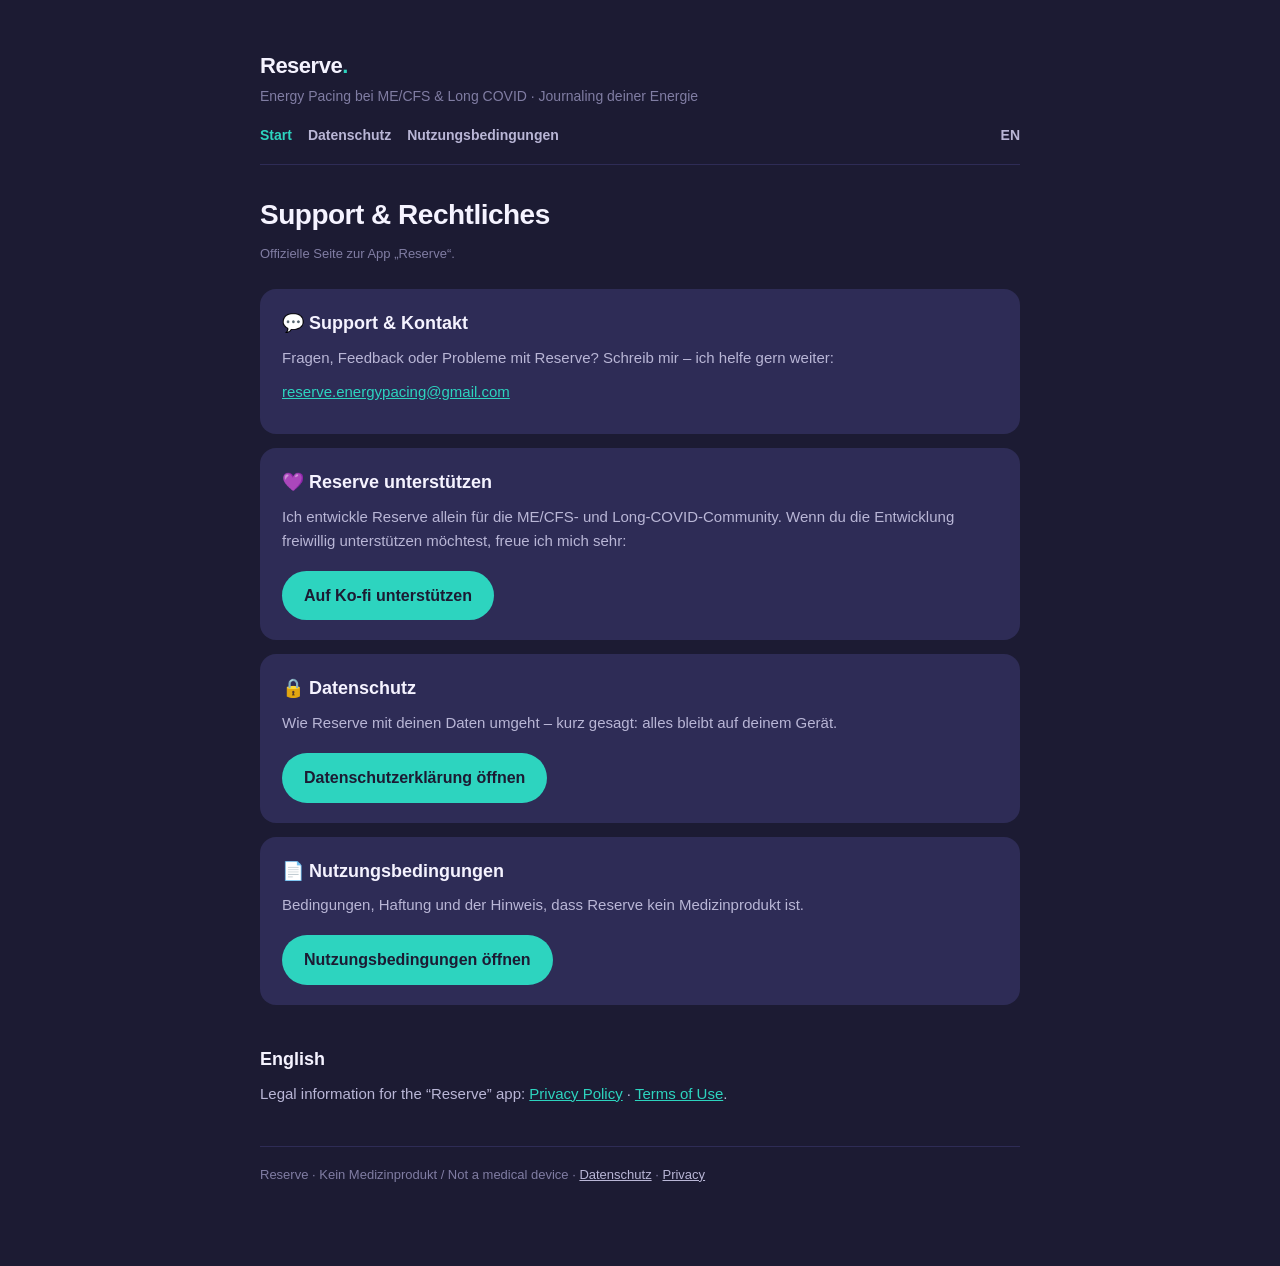
<file: index.html>
<!DOCTYPE html>
<html lang="de">
<head>
<meta charset="UTF-8">
<meta name="viewport" content="width=device-width, initial-scale=1.0">
<title>Reserve – Rechtliches</title>
<link rel="stylesheet" href="style.css">
</head>
<body>
<div class="wrap">
  <header>
    <div class="logo">Reserve<span>.</span></div>
    <div class="tagline">Energy Pacing bei ME/CFS &amp; Long COVID · Journaling deiner Energie</div>
    <nav>
      <a href="index.html" class="active">Start</a>
      <a href="datenschutz.html">Datenschutz</a>
      <a href="nutzungsbedingungen.html">Nutzungsbedingungen</a>
      <span class="lang"><a href="#en">EN</a></span>
    </nav>
  </header>

  <h1>Support &amp; Rechtliches</h1>
  <p class="meta">Offizielle Seite zur App „Reserve“.</p>

  <div class="card">
    <h2>💬 Support &amp; Kontakt</h2>
    <p>Fragen, Feedback oder Probleme mit Reserve? Schreib mir – ich helfe gern weiter:</p>
    <p><a href="mailto:reserve.energypacing@gmail.com">reserve.energypacing@gmail.com</a></p>
  </div>
  <div class="card">
    <h2>💜 Reserve unterstützen</h2>
    <p>Ich entwickle Reserve allein für die ME/CFS- und Long-COVID-Community. Wenn du die Entwicklung freiwillig unterstützen möchtest, freue ich mich sehr:</p>
    <a class="btn" href="https://ko-fi.com/reserveenergypacing">Auf Ko-fi unterstützen</a>
  </div>
  <div class="card">
    <h2>🔒 Datenschutz</h2>
    <p>Wie Reserve mit deinen Daten umgeht – kurz gesagt: alles bleibt auf deinem Gerät.</p>
    <a class="btn" href="datenschutz.html">Datenschutzerklärung öffnen</a>
  </div>
  <div class="card">
    <h2>📄 Nutzungsbedingungen</h2>
    <p>Bedingungen, Haftung und der Hinweis, dass Reserve kein Medizinprodukt ist.</p>
    <a class="btn" href="nutzungsbedingungen.html">Nutzungsbedingungen öffnen</a>
  </div>

  <h2 id="en" style="margin-top:40px">English</h2>
  <p>Legal information for the “Reserve” app:
     <a href="privacy.html">Privacy Policy</a> ·
     <a href="terms.html">Terms of Use</a>.
  </p>

  <footer>
    Reserve · Kein Medizinprodukt / Not a medical device ·
    <a href="datenschutz.html">Datenschutz</a> · <a href="privacy.html">Privacy</a>
  </footer>
</div>
</body>
</html>
</file>
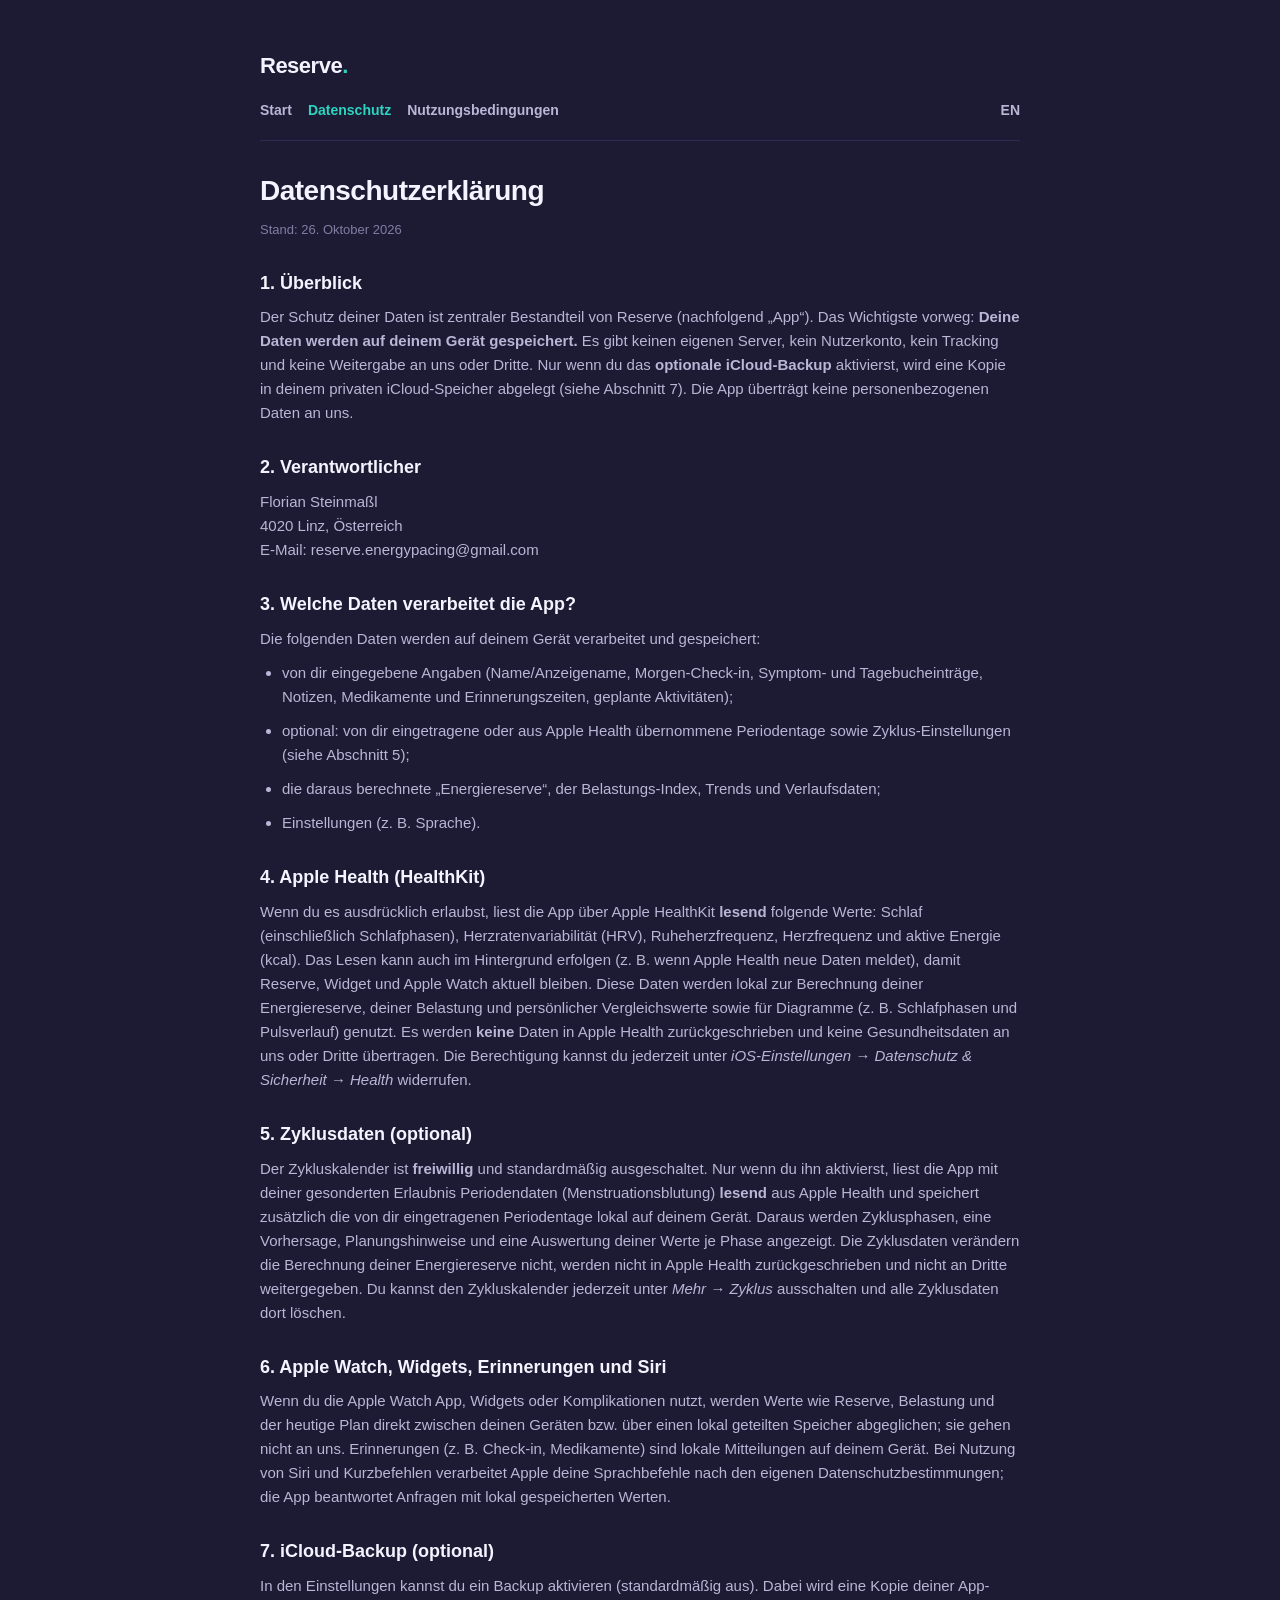
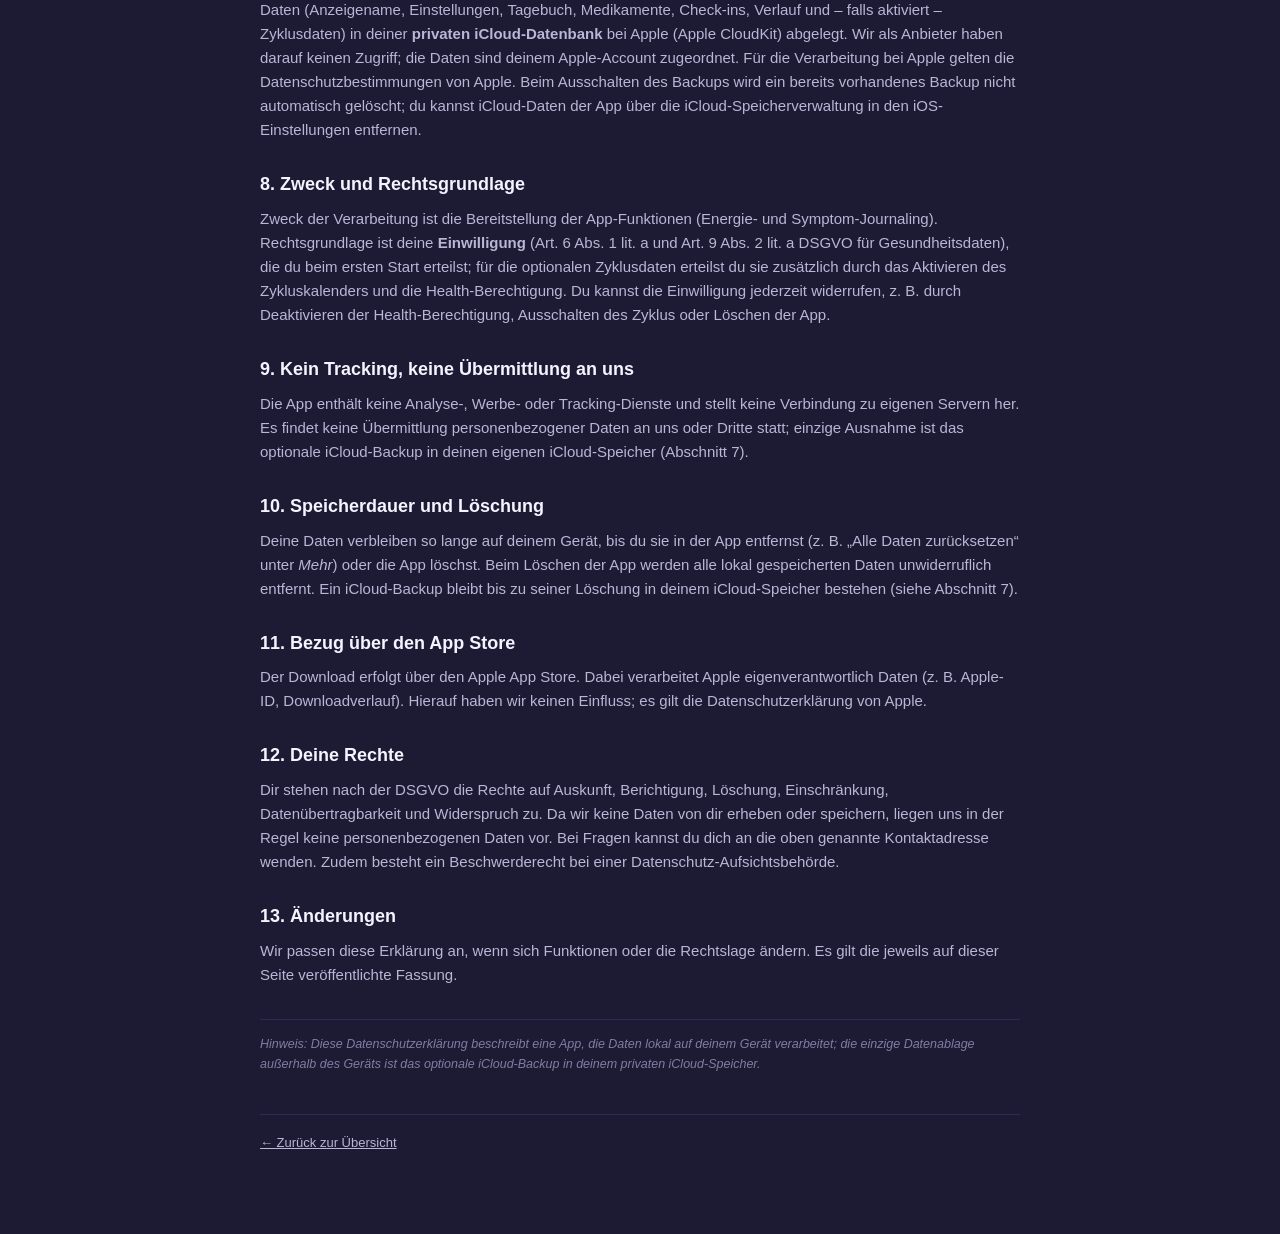
<file: datenschutz.html>
<!DOCTYPE html>
<html lang="de">
<head>
<meta charset="UTF-8">
<meta name="viewport" content="width=device-width, initial-scale=1.0">
<title>Reserve – Datenschutzerklärung</title>
<link rel="stylesheet" href="style.css">
</head>
<body>
<div class="wrap">
  <header>
    <div class="logo">Reserve<span>.</span></div>
    <nav>
      <a href="index.html">Start</a>
      <a href="datenschutz.html" class="active">Datenschutz</a>
      <a href="nutzungsbedingungen.html">Nutzungsbedingungen</a>
      <span class="lang"><a href="privacy.html">EN</a></span>
    </nav>
  </header>

  <h1>Datenschutzerklärung</h1>
  <p class="meta">Stand: 26. Oktober 2026</p>

  <h2>1. Überblick</h2>
  <p>Der Schutz deiner Daten ist zentraler Bestandteil von Reserve (nachfolgend „App“).
     Das Wichtigste vorweg: <strong>Deine Daten werden auf deinem Gerät gespeichert.</strong>
     Es gibt keinen eigenen Server, kein Nutzerkonto, kein Tracking und keine Weitergabe an uns
     oder Dritte. Nur wenn du das <strong>optionale iCloud-Backup</strong> aktivierst, wird eine Kopie
     in deinem privaten iCloud-Speicher abgelegt (siehe Abschnitt 7). Die App überträgt keine
     personenbezogenen Daten an uns.</p>

  <h2>2. Verantwortlicher</h2>
  <p>Florian Steinmaßl<br>4020 Linz, Österreich<br>
     E-Mail: reserve.energypacing@gmail.com</p>

  <h2>3. Welche Daten verarbeitet die App?</h2>
  <p>Die folgenden Daten werden auf deinem Gerät verarbeitet und gespeichert:</p>
  <ul>
    <li>von dir eingegebene Angaben (Name/Anzeigename, Morgen-Check-in, Symptom- und Tagebucheinträge,
        Notizen, Medikamente und Erinnerungszeiten, geplante Aktivitäten);</li>
    <li>optional: von dir eingetragene oder aus Apple Health übernommene Periodentage sowie
        Zyklus-Einstellungen (siehe Abschnitt 5);</li>
    <li>die daraus berechnete „Energiereserve“, der Belastungs-Index, Trends und Verlaufsdaten;</li>
    <li>Einstellungen (z. B. Sprache).</li>
  </ul>

  <h2>4. Apple Health (HealthKit)</h2>
  <p>Wenn du es ausdrücklich erlaubst, liest die App über Apple HealthKit <strong>lesend</strong>
     folgende Werte: Schlaf (einschließlich Schlafphasen), Herzratenvariabilität (HRV), Ruheherzfrequenz,
     Herzfrequenz und aktive Energie (kcal). Das Lesen kann auch im Hintergrund erfolgen (z. B. wenn Apple Health neue Daten meldet), damit Reserve, Widget und Apple Watch aktuell bleiben. Diese Daten werden lokal zur Berechnung deiner Energiereserve, deiner
     Belastung und persönlicher Vergleichswerte sowie für Diagramme (z. B. Schlafphasen und Pulsverlauf)
     genutzt. Es werden <strong>keine</strong> Daten in Apple Health zurückgeschrieben und keine
     Gesundheitsdaten an uns oder Dritte übertragen. Die Berechtigung kannst du jederzeit unter
     <em>iOS-Einstellungen → Datenschutz &amp; Sicherheit → Health</em> widerrufen.</p>

  <h2>5. Zyklusdaten (optional)</h2>
  <p>Der Zykluskalender ist <strong>freiwillig</strong> und standardmäßig ausgeschaltet. Nur wenn du ihn
     aktivierst, liest die App mit deiner gesonderten Erlaubnis Periodendaten (Menstruationsblutung)
     <strong>lesend</strong> aus Apple Health und speichert zusätzlich die von dir eingetragenen
     Periodentage lokal auf deinem Gerät. Daraus werden Zyklusphasen, eine Vorhersage, Planungshinweise
     und eine Auswertung deiner Werte je Phase angezeigt. Die Zyklusdaten verändern die Berechnung
     deiner Energiereserve nicht, werden nicht in Apple Health zurückgeschrieben und nicht an Dritte
     weitergegeben. Du kannst den Zykluskalender jederzeit unter <em>Mehr → Zyklus</em> ausschalten und
     alle Zyklusdaten dort löschen.</p>

  <h2>6. Apple Watch, Widgets, Erinnerungen und Siri</h2>
  <p>Wenn du die Apple Watch App, Widgets oder Komplikationen nutzt, werden Werte wie Reserve, Belastung
     und der heutige Plan direkt zwischen deinen Geräten bzw. über einen lokal geteilten Speicher
     abgeglichen; sie gehen nicht an uns. Erinnerungen (z. B. Check-in, Medikamente) sind lokale
     Mitteilungen auf deinem Gerät. Bei Nutzung von Siri und Kurzbefehlen verarbeitet Apple deine
     Sprachbefehle nach den eigenen Datenschutzbestimmungen; die App beantwortet Anfragen mit lokal
     gespeicherten Werten.</p>

  <h2>7. iCloud-Backup (optional)</h2>
  <p>In den Einstellungen kannst du ein Backup aktivieren (standardmäßig aus). Dabei wird eine Kopie deiner
     App-Daten (Anzeigename, Einstellungen, Tagebuch, Medikamente, Check-ins, Verlauf und – falls
     aktiviert – Zyklusdaten) in deiner <strong>privaten iCloud-Datenbank</strong> bei Apple
     (Apple CloudKit) abgelegt. Wir als Anbieter haben darauf keinen Zugriff; die Daten sind deinem
     Apple-Account zugeordnet. Für die Verarbeitung bei Apple gelten die Datenschutzbestimmungen von
     Apple. Beim Ausschalten des Backups wird ein bereits vorhandenes Backup nicht automatisch gelöscht;
     du kannst iCloud-Daten der App über die iCloud-Speicherverwaltung in den iOS-Einstellungen
     entfernen.</p>

  <h2>8. Zweck und Rechtsgrundlage</h2>
  <p>Zweck der Verarbeitung ist die Bereitstellung der App-Funktionen (Energie- und Symptom-Journaling).
     Rechtsgrundlage ist deine <strong>Einwilligung</strong> (Art. 6 Abs. 1 lit. a und Art. 9 Abs. 2
     lit. a DSGVO für Gesundheitsdaten), die du beim ersten Start erteilst; für die optionalen
     Zyklusdaten erteilst du sie zusätzlich durch das Aktivieren des Zykluskalenders und die
     Health-Berechtigung. Du kannst die Einwilligung jederzeit widerrufen, z. B. durch Deaktivieren der
     Health-Berechtigung, Ausschalten des Zyklus oder Löschen der App.</p>

  <h2>9. Kein Tracking, keine Übermittlung an uns</h2>
  <p>Die App enthält keine Analyse-, Werbe- oder Tracking-Dienste und stellt keine Verbindung zu
     eigenen Servern her. Es findet keine Übermittlung personenbezogener Daten an uns oder Dritte
     statt; einzige Ausnahme ist das optionale iCloud-Backup in deinen eigenen iCloud-Speicher (Abschnitt 7).</p>

  <h2>10. Speicherdauer und Löschung</h2>
  <p>Deine Daten verbleiben so lange auf deinem Gerät, bis du sie in der App entfernst (z. B. „Alle Daten
     zurücksetzen“ unter <em>Mehr</em>) oder die App löschst. Beim Löschen der App werden alle lokal
     gespeicherten Daten unwiderruflich entfernt. Ein iCloud-Backup bleibt bis zu seiner Löschung in
     deinem iCloud-Speicher bestehen (siehe Abschnitt 7).</p>

  <h2>11. Bezug über den App Store</h2>
  <p>Der Download erfolgt über den Apple App Store. Dabei verarbeitet Apple eigenverantwortlich
     Daten (z. B. Apple-ID, Downloadverlauf). Hierauf haben wir keinen Einfluss; es gilt die
     Datenschutzerklärung von Apple.</p>

  <h2>12. Deine Rechte</h2>
  <p>Dir stehen nach der DSGVO die Rechte auf Auskunft, Berichtigung, Löschung, Einschränkung,
     Datenübertragbarkeit und Widerspruch zu. Da wir keine Daten von dir erheben oder speichern,
     liegen uns in der Regel keine personenbezogenen Daten vor. Bei Fragen kannst du dich an die
     oben genannte Kontaktadresse wenden. Zudem besteht ein Beschwerderecht bei einer
     Datenschutz-Aufsichtsbehörde.</p>

  <h2>13. Änderungen</h2>
  <p>Wir passen diese Erklärung an, wenn sich Funktionen oder die Rechtslage ändern. Es gilt die
     jeweils auf dieser Seite veröffentlichte Fassung.</p>

  <p class="note">Hinweis: Diese Datenschutzerklärung beschreibt eine App, die Daten lokal auf deinem Gerät
     verarbeitet; die einzige Datenablage außerhalb des Geräts ist das optionale iCloud-Backup in deinem
     privaten iCloud-Speicher.</p>
  <footer><a href="index.html">← Zurück zur Übersicht</a></footer>
</div>
</body>
</html>
</file>
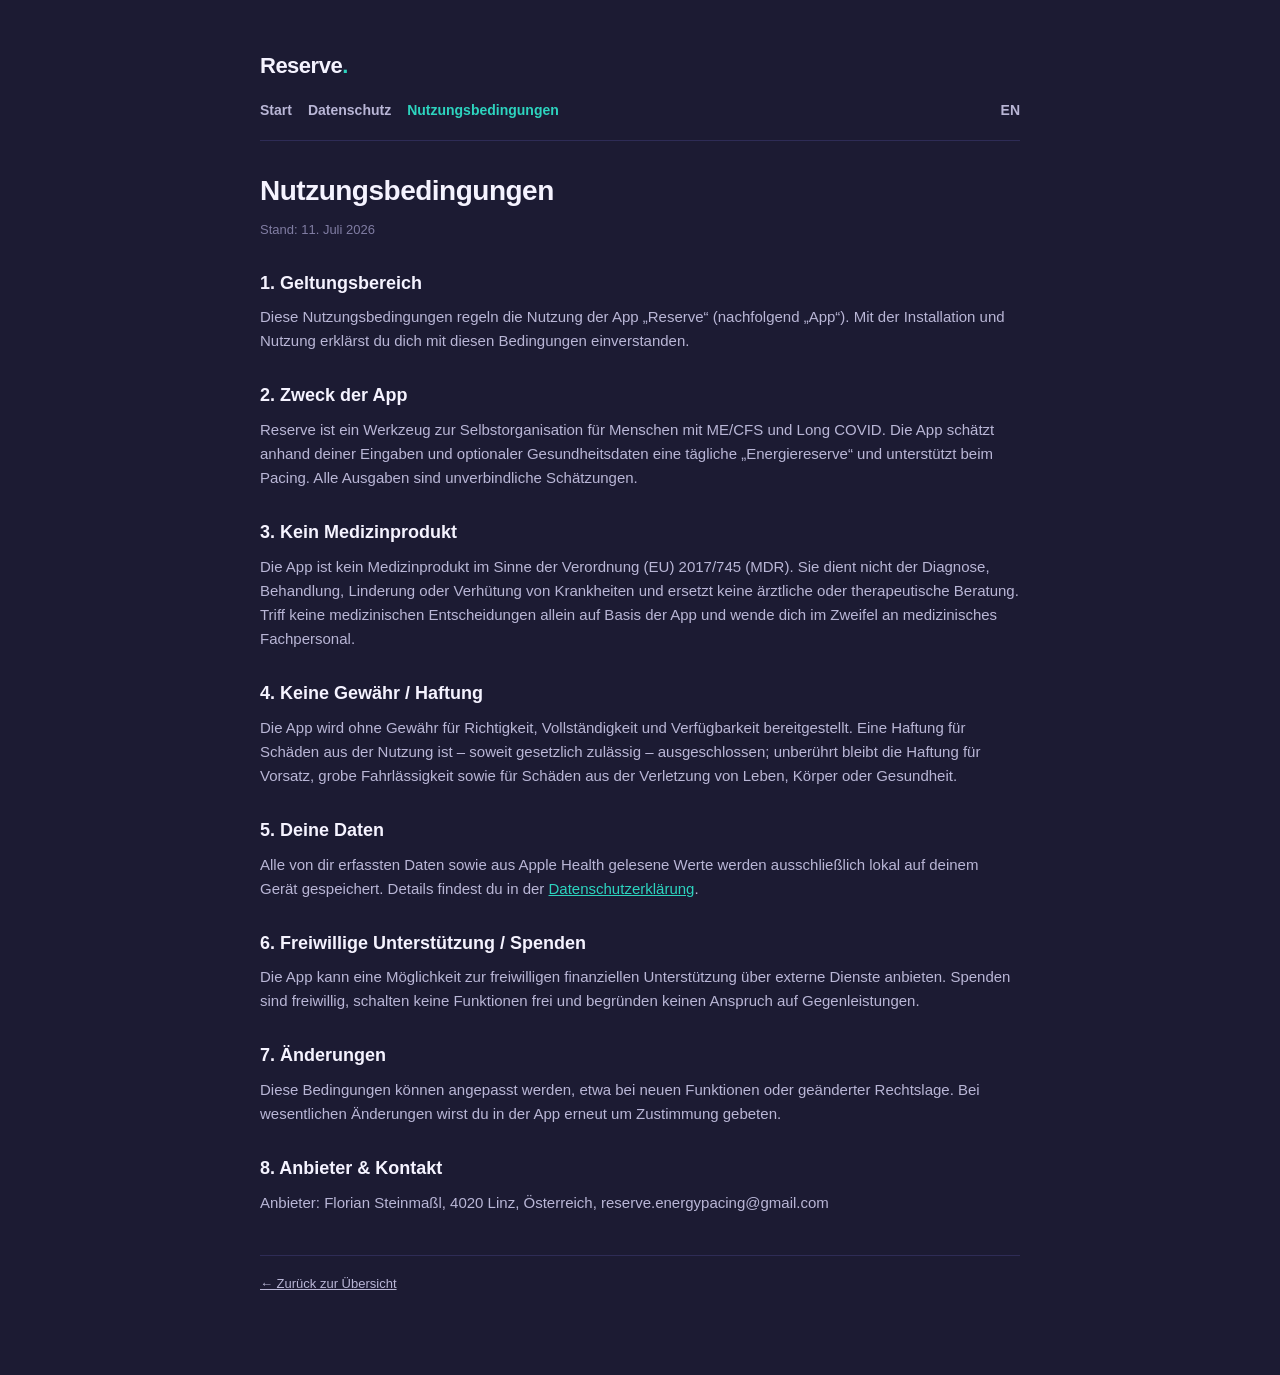
<file: nutzungsbedingungen.html>
<!DOCTYPE html>
<html lang="de">
<head>
<meta charset="UTF-8">
<meta name="viewport" content="width=device-width, initial-scale=1.0">
<title>Reserve – Nutzungsbedingungen</title>
<link rel="stylesheet" href="style.css">
</head>
<body>
<div class="wrap">
  <header>
    <div class="logo">Reserve<span>.</span></div>
    <nav>
      <a href="index.html">Start</a>
      <a href="datenschutz.html">Datenschutz</a>
      <a href="nutzungsbedingungen.html" class="active">Nutzungsbedingungen</a>
      <span class="lang"><a href="terms.html">EN</a></span>
    </nav>
  </header>

  <h1>Nutzungsbedingungen</h1>
  <p class="meta">Stand: 11. Juli 2026</p>

  <h2>1. Geltungsbereich</h2>
  <p>Diese Nutzungsbedingungen regeln die Nutzung der App „Reserve“ (nachfolgend „App“). Mit der
     Installation und Nutzung erklärst du dich mit diesen Bedingungen einverstanden.</p>

  <h2>2. Zweck der App</h2>
  <p>Reserve ist ein Werkzeug zur Selbstorganisation für Menschen mit ME/CFS und Long COVID. Die App
     schätzt anhand deiner Eingaben und optionaler Gesundheitsdaten eine tägliche „Energiereserve“ und
     unterstützt beim Pacing. Alle Ausgaben sind unverbindliche Schätzungen.</p>

  <h2>3. Kein Medizinprodukt</h2>
  <p>Die App ist kein Medizinprodukt im Sinne der Verordnung (EU) 2017/745 (MDR). Sie dient nicht der
     Diagnose, Behandlung, Linderung oder Verhütung von Krankheiten und ersetzt keine ärztliche oder
     therapeutische Beratung. Triff keine medizinischen Entscheidungen allein auf Basis der App und
     wende dich im Zweifel an medizinisches Fachpersonal.</p>

  <h2>4. Keine Gewähr / Haftung</h2>
  <p>Die App wird ohne Gewähr für Richtigkeit, Vollständigkeit und Verfügbarkeit bereitgestellt. Eine
     Haftung für Schäden aus der Nutzung ist – soweit gesetzlich zulässig – ausgeschlossen; unberührt
     bleibt die Haftung für Vorsatz, grobe Fahrlässigkeit sowie für Schäden aus der Verletzung von
     Leben, Körper oder Gesundheit.</p>

  <h2>5. Deine Daten</h2>
  <p>Alle von dir erfassten Daten sowie aus Apple Health gelesene Werte werden ausschließlich lokal auf
     deinem Gerät gespeichert. Details findest du in der
     <a href="datenschutz.html">Datenschutzerklärung</a>.</p>

  <h2>6. Freiwillige Unterstützung / Spenden</h2>
  <p>Die App kann eine Möglichkeit zur freiwilligen finanziellen Unterstützung über externe Dienste
     anbieten. Spenden sind freiwillig, schalten keine Funktionen frei und begründen keinen Anspruch
     auf Gegenleistungen.</p>

  <h2>7. Änderungen</h2>
  <p>Diese Bedingungen können angepasst werden, etwa bei neuen Funktionen oder geänderter Rechtslage.
     Bei wesentlichen Änderungen wirst du in der App erneut um Zustimmung gebeten.</p>

  <h2>8. Anbieter &amp; Kontakt</h2>
  <p>Anbieter: Florian Steinmaßl, 4020 Linz, Österreich, reserve.energypacing@gmail.com</p>

  <footer><a href="index.html">← Zurück zur Übersicht</a></footer>
</div>
</body>
</html>
</file>
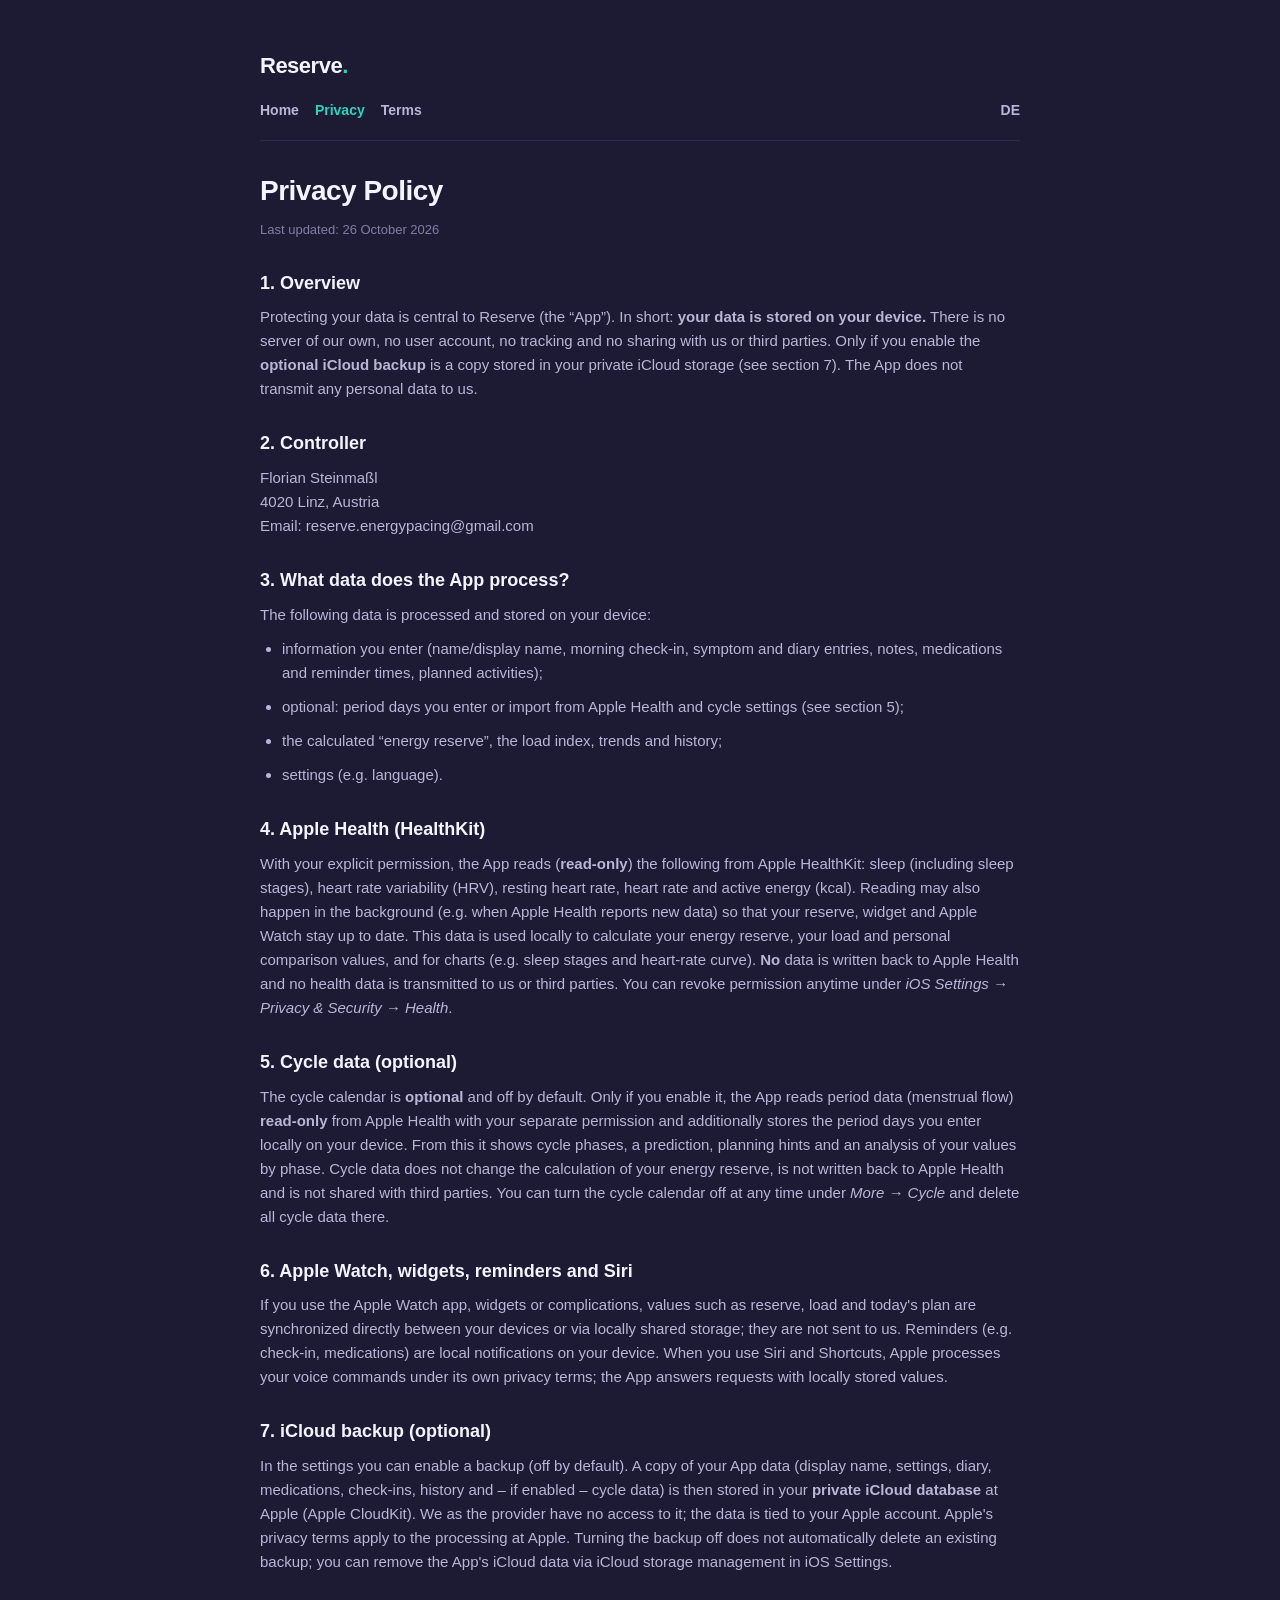
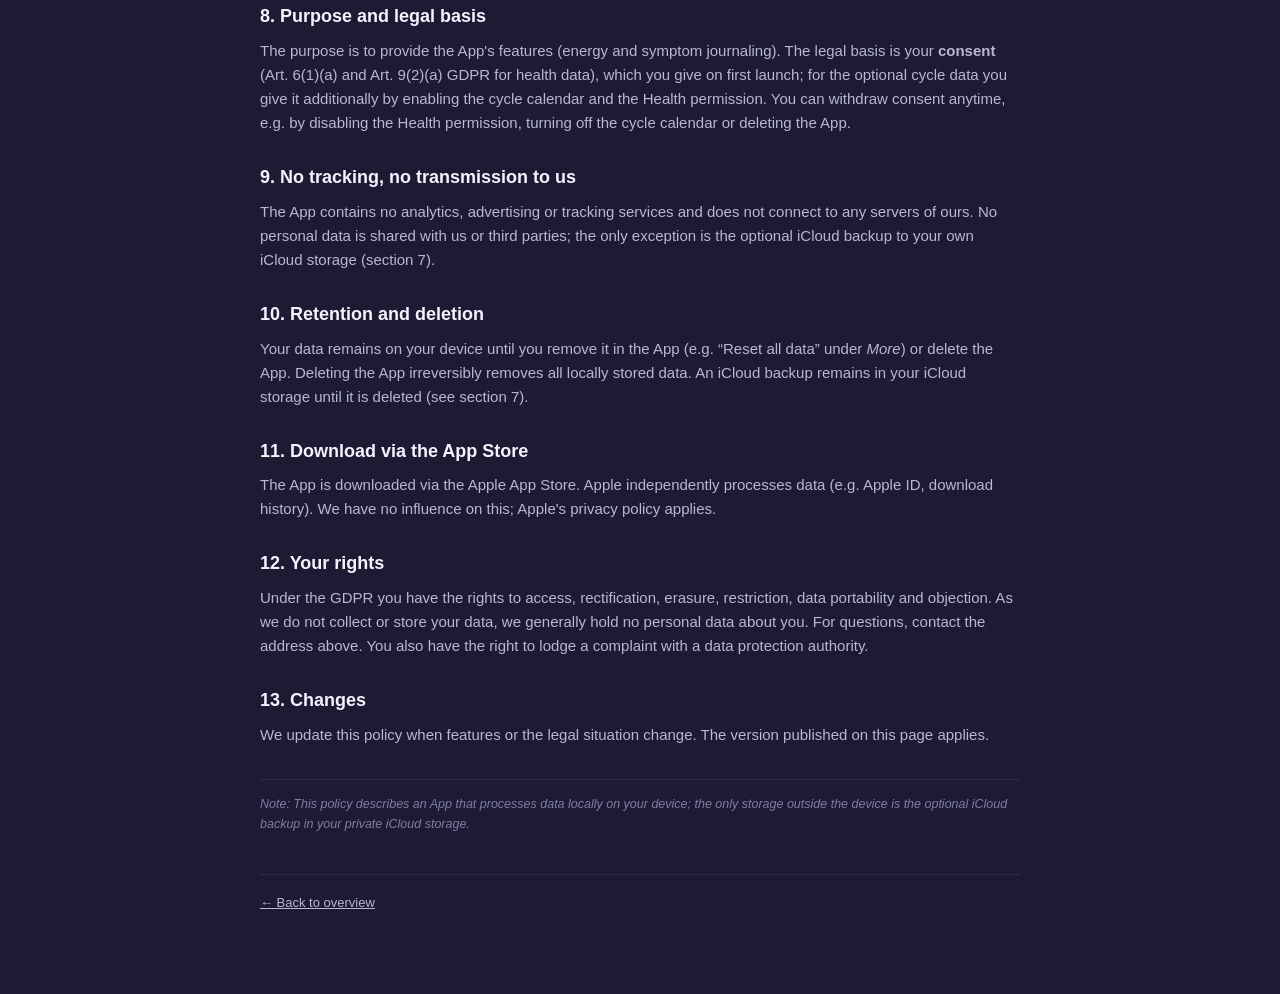
<file: privacy.html>
<!DOCTYPE html>
<html lang="en">
<head>
<meta charset="UTF-8">
<meta name="viewport" content="width=device-width, initial-scale=1.0">
<title>Reserve – Privacy Policy</title>
<link rel="stylesheet" href="style.css">
</head>
<body>
<div class="wrap">
  <header>
    <div class="logo">Reserve<span>.</span></div>
    <nav>
      <a href="index.html">Home</a>
      <a href="privacy.html" class="active">Privacy</a>
      <a href="terms.html">Terms</a>
      <span class="lang"><a href="datenschutz.html">DE</a></span>
    </nav>
  </header>

  <h1>Privacy Policy</h1>
  <p class="meta">Last updated: 26 October 2026</p>

  <h2>1. Overview</h2>
  <p>Protecting your data is central to Reserve (the “App”). In short: <strong>your data is stored on
     your device.</strong> There is no server of our own, no user account, no tracking and no sharing
     with us or third parties. Only if you enable the <strong>optional iCloud backup</strong> is a copy
     stored in your private iCloud storage (see section 7). The App does not transmit any personal data
     to us.</p>

  <h2>2. Controller</h2>
  <p>Florian Steinmaßl<br>4020 Linz, Austria<br>
     Email: reserve.energypacing@gmail.com</p>

  <h2>3. What data does the App process?</h2>
  <p>The following data is processed and stored on your device:</p>
  <ul>
    <li>information you enter (name/display name, morning check-in, symptom and diary entries, notes,
        medications and reminder times, planned activities);</li>
    <li>optional: period days you enter or import from Apple Health and cycle settings (see section 5);</li>
    <li>the calculated “energy reserve”, the load index, trends and history;</li>
    <li>settings (e.g. language).</li>
  </ul>

  <h2>4. Apple Health (HealthKit)</h2>
  <p>With your explicit permission, the App reads (<strong>read-only</strong>) the following from Apple
     HealthKit: sleep (including sleep stages), heart rate variability (HRV), resting heart rate, heart
     rate and active energy (kcal). Reading may also happen in the background (e.g. when Apple Health reports new data) so that your reserve, widget and Apple Watch stay up to date. This data is used locally to calculate your energy reserve, your load and
     personal comparison values, and for charts (e.g. sleep stages and heart-rate curve).
     <strong>No</strong> data is written back to Apple Health and no health data is transmitted to us or
     third parties. You can revoke permission anytime under
     <em>iOS Settings → Privacy &amp; Security → Health</em>.</p>

  <h2>5. Cycle data (optional)</h2>
  <p>The cycle calendar is <strong>optional</strong> and off by default. Only if you enable it, the App
     reads period data (menstrual flow) <strong>read-only</strong> from Apple Health with your separate
     permission and additionally stores the period days you enter locally on your device. From this it
     shows cycle phases, a prediction, planning hints and an analysis of your values by phase. Cycle data
     does not change the calculation of your energy reserve, is not written back to Apple Health and is not
     shared with third parties. You can turn the cycle calendar off at any time under
     <em>More → Cycle</em> and delete all cycle data there.</p>

  <h2>6. Apple Watch, widgets, reminders and Siri</h2>
  <p>If you use the Apple Watch app, widgets or complications, values such as reserve, load and today's
     plan are synchronized directly between your devices or via locally shared storage; they are not sent
     to us. Reminders (e.g. check-in, medications) are local notifications on your device. When you use
     Siri and Shortcuts, Apple processes your voice commands under its own privacy terms; the App answers
     requests with locally stored values.</p>

  <h2>7. iCloud backup (optional)</h2>
  <p>In the settings you can enable a backup (off by default). A copy of your App data (display name,
     settings, diary, medications, check-ins, history and – if enabled – cycle data) is then stored in your
     <strong>private iCloud database</strong> at Apple (Apple CloudKit). We as the provider have no access
     to it; the data is tied to your Apple account. Apple's privacy terms apply to the processing at Apple.
     Turning the backup off does not automatically delete an existing backup; you can remove the App's
     iCloud data via iCloud storage management in iOS Settings.</p>

  <h2>8. Purpose and legal basis</h2>
  <p>The purpose is to provide the App's features (energy and symptom journaling). The legal basis is
     your <strong>consent</strong> (Art. 6(1)(a) and Art. 9(2)(a) GDPR for health data), which you give
     on first launch; for the optional cycle data you give it additionally by enabling the cycle calendar
     and the Health permission. You can withdraw consent anytime, e.g. by disabling the Health permission,
     turning off the cycle calendar or deleting the App.</p>

  <h2>9. No tracking, no transmission to us</h2>
  <p>The App contains no analytics, advertising or tracking services and does not connect to any
     servers of ours. No personal data is shared with us or third parties; the only exception is the
     optional iCloud backup to your own iCloud storage (section 7).</p>

  <h2>10. Retention and deletion</h2>
  <p>Your data remains on your device until you remove it in the App (e.g. “Reset all data” under
     <em>More</em>) or delete the App. Deleting the App irreversibly removes all locally stored data. An
     iCloud backup remains in your iCloud storage until it is deleted (see section 7).</p>

  <h2>11. Download via the App Store</h2>
  <p>The App is downloaded via the Apple App Store. Apple independently processes data (e.g. Apple ID,
     download history). We have no influence on this; Apple's privacy policy applies.</p>

  <h2>12. Your rights</h2>
  <p>Under the GDPR you have the rights to access, rectification, erasure, restriction, data portability
     and objection. As we do not collect or store your data, we generally hold no personal data about
     you. For questions, contact the address above. You also have the right to lodge a complaint with a
     data protection authority.</p>

  <h2>13. Changes</h2>
  <p>We update this policy when features or the legal situation change. The version published on this
     page applies.</p>

  <p class="note">Note: This policy describes an App that processes data locally on your device; the only
     storage outside the device is the optional iCloud backup in your private iCloud storage.</p>
  <footer><a href="index.html">← Back to overview</a></footer>
</div>
</body>
</html>
</file>
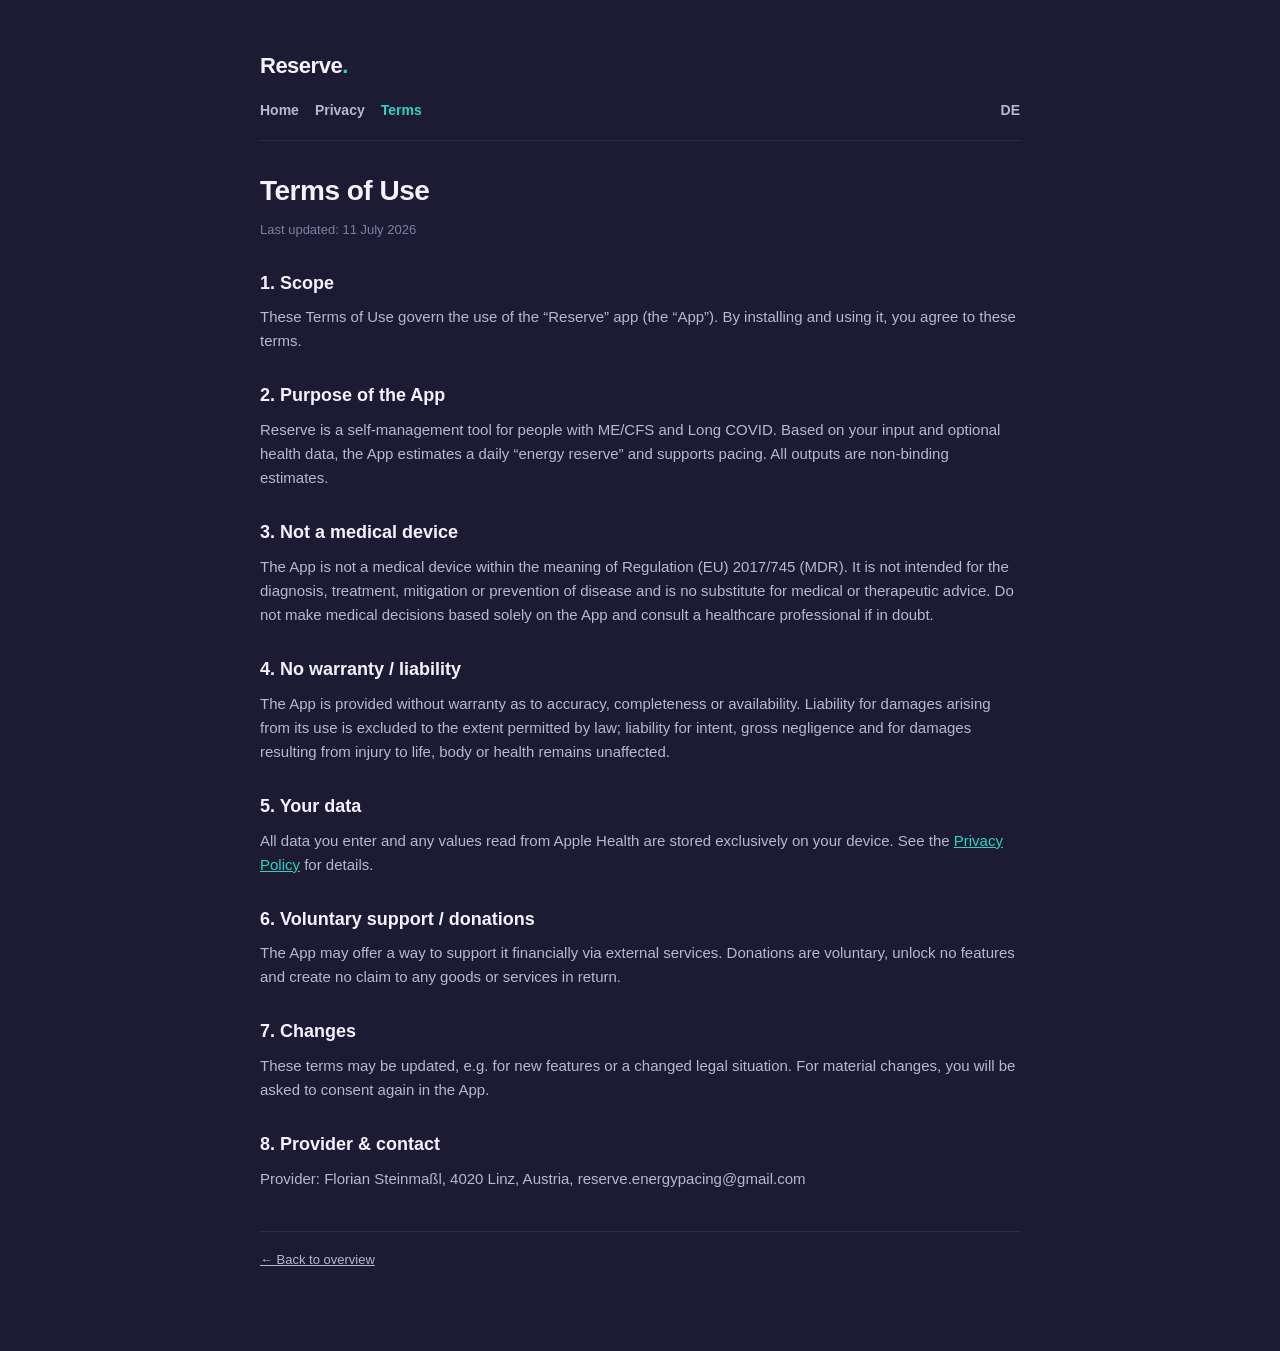
<file: terms.html>
<!DOCTYPE html>
<html lang="en">
<head>
<meta charset="UTF-8">
<meta name="viewport" content="width=device-width, initial-scale=1.0">
<title>Reserve – Terms of Use</title>
<link rel="stylesheet" href="style.css">
</head>
<body>
<div class="wrap">
  <header>
    <div class="logo">Reserve<span>.</span></div>
    <nav>
      <a href="index.html">Home</a>
      <a href="privacy.html">Privacy</a>
      <a href="terms.html" class="active">Terms</a>
      <span class="lang"><a href="nutzungsbedingungen.html">DE</a></span>
    </nav>
  </header>

  <h1>Terms of Use</h1>
  <p class="meta">Last updated: 11 July 2026</p>

  <h2>1. Scope</h2>
  <p>These Terms of Use govern the use of the “Reserve” app (the “App”). By installing and using it,
     you agree to these terms.</p>

  <h2>2. Purpose of the App</h2>
  <p>Reserve is a self-management tool for people with ME/CFS and Long COVID. Based on your input and
     optional health data, the App estimates a daily “energy reserve” and supports pacing. All outputs
     are non-binding estimates.</p>

  <h2>3. Not a medical device</h2>
  <p>The App is not a medical device within the meaning of Regulation (EU) 2017/745 (MDR). It is not
     intended for the diagnosis, treatment, mitigation or prevention of disease and is no substitute
     for medical or therapeutic advice. Do not make medical decisions based solely on the App and
     consult a healthcare professional if in doubt.</p>

  <h2>4. No warranty / liability</h2>
  <p>The App is provided without warranty as to accuracy, completeness or availability. Liability for
     damages arising from its use is excluded to the extent permitted by law; liability for intent,
     gross negligence and for damages resulting from injury to life, body or health remains unaffected.</p>

  <h2>5. Your data</h2>
  <p>All data you enter and any values read from Apple Health are stored exclusively on your device.
     See the <a href="privacy.html">Privacy Policy</a> for details.</p>

  <h2>6. Voluntary support / donations</h2>
  <p>The App may offer a way to support it financially via external services. Donations are voluntary,
     unlock no features and create no claim to any goods or services in return.</p>

  <h2>7. Changes</h2>
  <p>These terms may be updated, e.g. for new features or a changed legal situation. For material
     changes, you will be asked to consent again in the App.</p>

  <h2>8. Provider &amp; contact</h2>
  <p>Provider: Florian Steinmaßl, 4020 Linz, Austria, reserve.energypacing@gmail.com</p>

  <footer><a href="index.html">← Back to overview</a></footer>
</div>
</body>
</html>
</file>
<file: style.css>
:root {
  --ink: #1c1b33; --ink2: #26254a; --ink3: #2e2c56;
  --mint: #2dd4bf; --mint-deep: #0f9488;
  --tx: #f5f3ff; --tx-mut: #b9b6d6; --tx-dim: #807da3;
}
* { box-sizing: border-box; margin: 0; padding: 0; }
body {
  font-family: -apple-system, "Helvetica Neue", Arial, sans-serif;
  background: var(--ink); color: var(--tx);
  line-height: 1.6; padding: 0 20px;
}
.wrap { max-width: 760px; margin: 0 auto; padding: 48px 0 80px; }
header { border-bottom: 1px solid var(--ink3); padding-bottom: 18px; margin-bottom: 28px; }
.logo { font-size: 22px; font-weight: 800; letter-spacing: -0.5px; }
.logo span { color: var(--mint); }
.tagline { color: var(--tx-dim); font-size: 14px; margin-top: 2px; }
nav { margin-top: 16px; display: flex; flex-wrap: wrap; gap: 8px 16px; }
nav a { color: var(--tx-mut); text-decoration: none; font-size: 14px; font-weight: 600; }
nav a:hover, nav a.active { color: var(--mint); }
.lang { margin-left: auto; font-size: 13px; }
h1 { font-size: 28px; font-weight: 800; margin-bottom: 6px; letter-spacing: -0.5px; }
h2 { font-size: 18px; font-weight: 700; margin: 28px 0 8px; color: var(--tx); }
p, li { color: var(--tx-mut); font-size: 15px; margin-bottom: 10px; }
ul { padding-left: 22px; }
a { color: var(--mint); }
.meta { color: var(--tx-dim); font-size: 13px; margin-bottom: 24px; }
.card { background: var(--ink3); border-radius: 16px; padding: 20px 22px; margin: 14px 0; }
.card h2 { margin-top: 0; }
.btn {
  display: inline-block; background: var(--mint); color: var(--ink);
  font-weight: 700; text-decoration: none; padding: 12px 22px;
  border-radius: 999px; margin-top: 8px;
}
.note { color: var(--tx-dim); font-size: 12.5px; font-style: italic;
        border-top: 1px solid var(--ink3); margin-top: 32px; padding-top: 14px; }
footer { color: var(--tx-dim); font-size: 13px; margin-top: 40px;
         border-top: 1px solid var(--ink3); padding-top: 18px; }
footer a { color: var(--tx-mut); }
</file>
